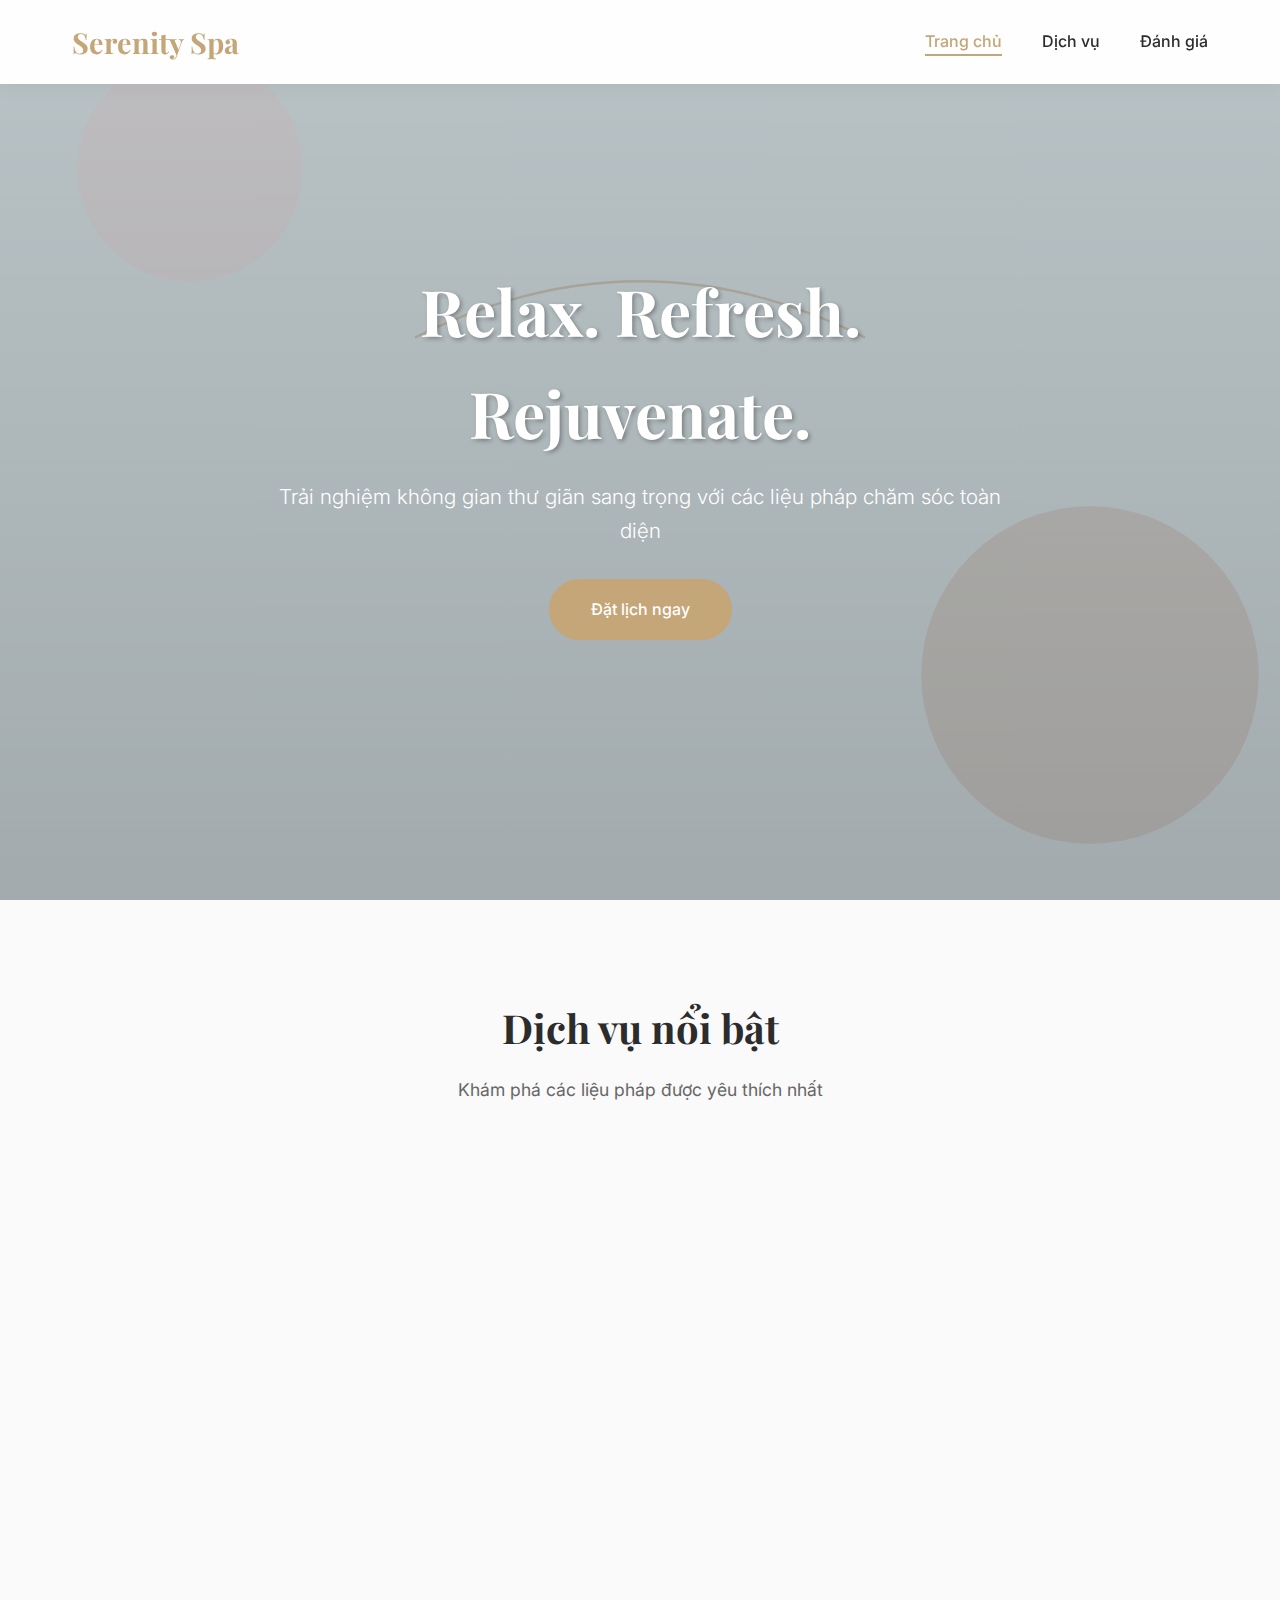
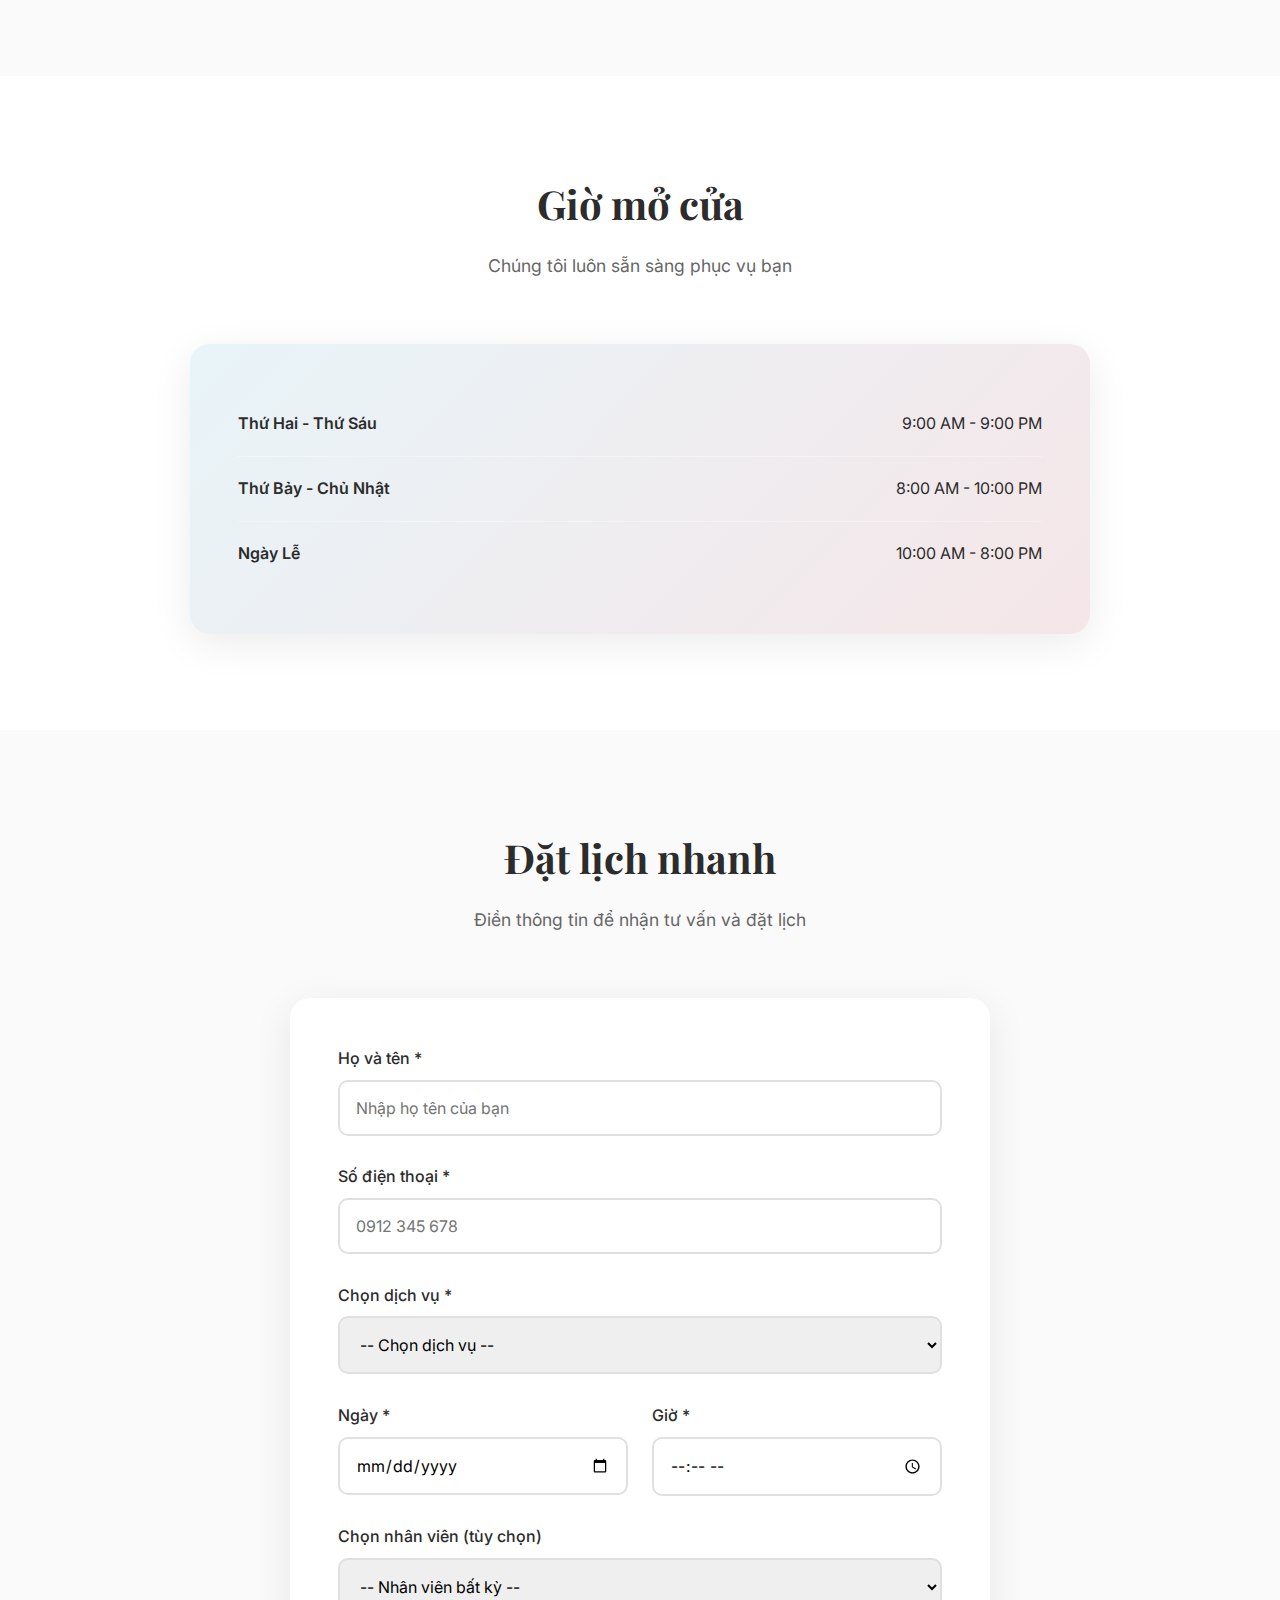
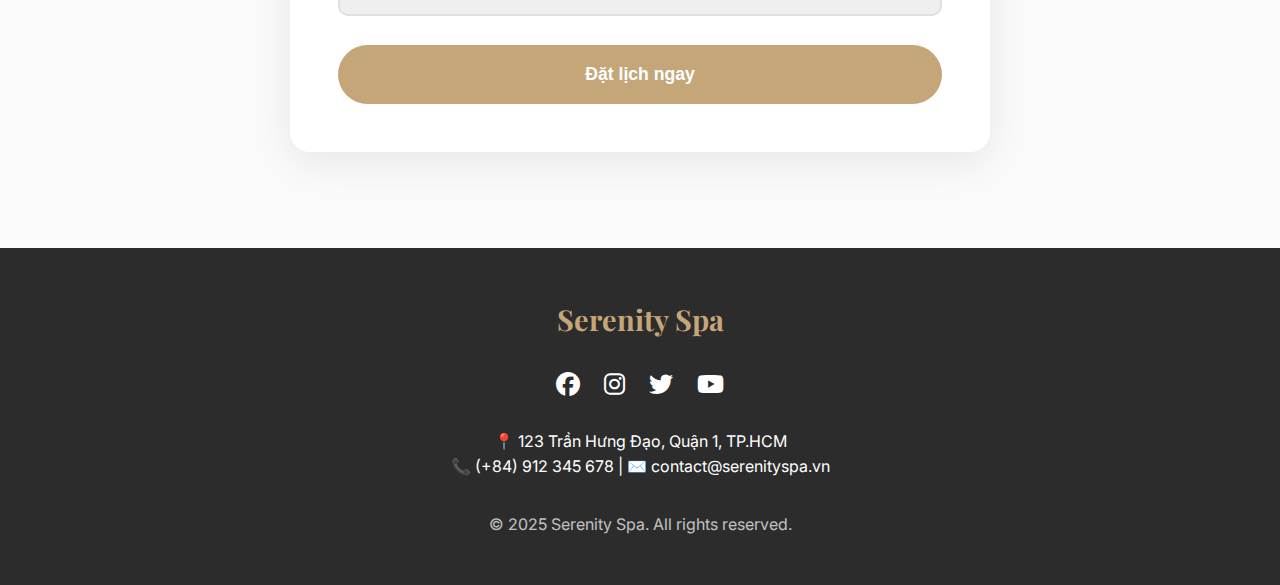
<file: index.html>
<!DOCTYPE html>
<html lang="vi">
<head>
    <meta charset="UTF-8">
    <meta name="viewport" content="width=device-width, initial-scale=1.0">
    <title>Serenity Spa - Relax. Refresh. Rejuvenate.</title>
    <link rel="stylesheet" href="https://cdnjs.cloudflare.com/ajax/libs/font-awesome/6.4.0/css/all.min.css">
    <link href="https://fonts.googleapis.com/css2?family=Playfair+Display:wght@400;600;700&family=Inter:wght@300;400;500;600&display=swap" rel="stylesheet">
    <link rel="stylesheet" href="/css/style.css">
</head>
<body>
    <!-- Navigation -->
    <nav>
        <div class="nav-container">
            <div class="logo">Serenity Spa</div>
            <ul class="nav-links">
                <li><a href="index.html" class="active">Trang chủ</a></li>
                <li><a href="services.html">Dịch vụ</a></li>
                <li><a href="reviews.html">Đánh giá</a></li>
            </ul>
        </div>
    </nav>

    <!-- Hero Section -->
    <section class="hero">
        <div class="hero-content">
            <h1>Relax. Refresh. Rejuvenate.</h1>
            <p>Trải nghiệm không gian thư giãn sang trọng với các liệu pháp chăm sóc toàn diện</p>
            <a href="#booking" class="btn">Đặt lịch ngay</a>
        </div>
    </section>

    <!-- Services Section -->
    <section class="services">
        <h2 class="section-title">Dịch vụ nổi bật</h2>
        <p class="section-subtitle">Khám phá các liệu pháp được yêu thích nhất</p>
        <div class="services-grid">
            <div class="service-card">
                <div class="service-icon">
                    <i class="fas fa-spa"></i>
                </div>
                <h3>Massage Body</h3>
                <p>Thư giãn toàn thân với kỹ thuật massage chuyên sâu, giúp giảm căng thẳng và tái tạo năng lượng cho cơ thể.</p>
                <a href="services.html" class="btn-secondary">Xem chi tiết</a>
            </div>
            <div class="service-card">
                <div class="service-icon">
                    <i class="fas fa-leaf"></i>
                </div>
                <h3>Facial Treatment</h3>
                <p>Chăm sóc da mặt chuyên nghiệp với các sản phẩm thiên nhiên cao cấp, mang lại làn da tươi trẻ rạng ngời.</p>
                <a href="services.html" class="btn-secondary">Xem chi tiết</a>
            </div>
            <div class="service-card">
                <div class="service-icon">
                    <i class="fas fa-fire"></i>
                </div>
                <h3>Stone Therapy</h3>
                <p>Liệu pháp đá nóng kết hợp tinh dầu thảo mộc, kích thích tuần hoàn máu và xóa tan mọi căng thẳng.</p>
                <a href="services.html" class="btn-secondary">Xem chi tiết</a>
            </div>
        </div>
    </section>

    <!-- Hours Section -->
    <section class="hours">
        <h2 class="section-title">Giờ mở cửa</h2>
        <p class="section-subtitle">Chúng tôi luôn sẵn sàng phục vụ bạn</p>
        <div class="hours-container">
            <div class="hours-grid">
                <div class="hours-row">
                    <span>Thứ Hai - Thứ Sáu</span>
                    <span>9:00 AM - 9:00 PM</span>
                </div>
                <div class="hours-row">
                    <span>Thứ Bảy - Chủ Nhật</span>
                    <span>8:00 AM - 10:00 PM</span>
                </div>
                <div class="hours-row">
                    <span>Ngày Lễ</span>
                    <span>10:00 AM - 8:00 PM</span>
                </div>
            </div>
        </div>
    </section>

    <!-- Booking Section -->
    <section class="booking" id="booking">
        <h2 class="section-title">Đặt lịch nhanh</h2>
        <p class="section-subtitle">Điền thông tin để nhận tư vấn và đặt lịch</p>
        <div class="booking-container">
            <form id="bookingForm">
                <div class="form-group">
                    <label for="name">Họ và tên *</label>
                    <input type="text" id="name" required placeholder="Nhập họ tên của bạn">
                </div>
                <div class="form-group">
                    <label for="phone">Số điện thoại *</label>
                    <input type="tel" id="phone" required placeholder="0912 345 678">
                </div>
                <div class="form-group">
                    <label for="service">Chọn dịch vụ *</label>
                    <select id="service" required>
                        <option value="">-- Chọn dịch vụ --</option>
                        <option value="massage">Massage Body</option>
                        <option value="facial">Facial Treatment</option>
                        <option value="stone">Stone Therapy</option>
                        <option value="combo">Combo đặc biệt</option>
                    </select>
                </div>
                <div class="form-row">
                    <div class="form-group">
                        <label for="date">Ngày *</label>
                        <input type="date" id="date" required>
                    </div>
                    <div class="form-group">
                        <label for="time">Giờ *</label>
                        <input type="time" id="time" required>
                    </div>
                </div>
                <div class="form-group">
                    <label for="staff">Chọn nhân viên (tùy chọn)</label>
                    <select id="staff">
                        <option value="">-- Nhân viên bất kỳ --</option>
                        <option value="anna">Anna Nguyễn</option>
                        <option value="linh">Linh Phạm</option>
                        <option value="mai">Mai Trần</option>
                        <option value="hoa">Hoa Lê</option>
                    </select>
                </div>
                <button type="submit" class="btn-submit">Đặt lịch ngay</button>
                <div class="success-message" id="successMessage">
                    ✓ Đặt lịch thành công! Chúng tôi sẽ liên hệ với bạn sớm nhất.
                </div>
            </form>
        </div>
    </section>

    <!-- Footer -->
    <footer>
        <div class="footer-content">
            <div class="logo">Serenity Spa</div>
            <div class="social-links">
                <a href="#"><i class="fab fa-facebook"></i></a>
                <a href="#"><i class="fab fa-instagram"></i></a>
                <a href="#"><i class="fab fa-twitter"></i></a>
                <a href="#"><i class="fab fa-youtube"></i></a>
            </div>
            <p>📍 123 Trần Hưng Đạo, Quận 1, TP.HCM</p>
            <p>📞 (+84) 912 345 678 | ✉️ contact@serenityspa.vn</p>
            <p style="margin-top: 2rem; opacity: 0.7;">© 2025 Serenity Spa. All rights reserved.</p>
        </div>
    </footer>

   
</body>
</html>
</file>
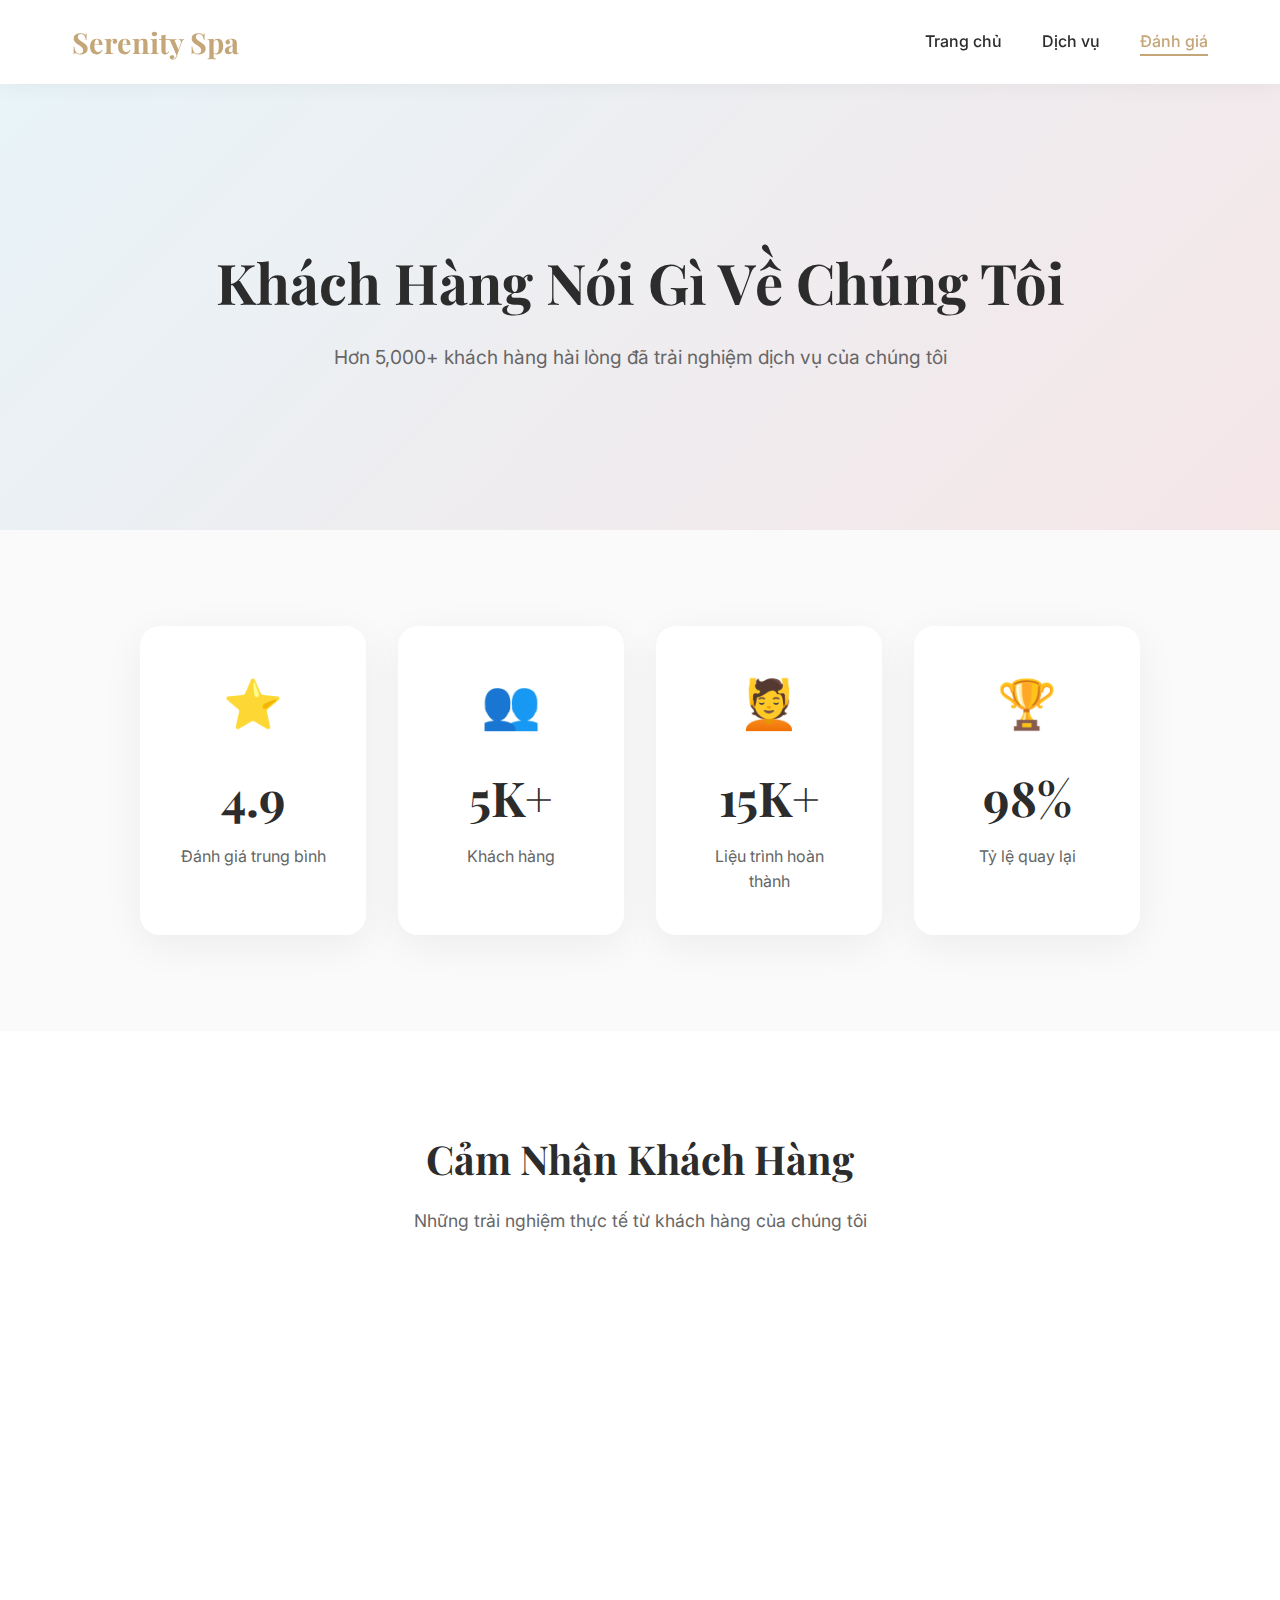
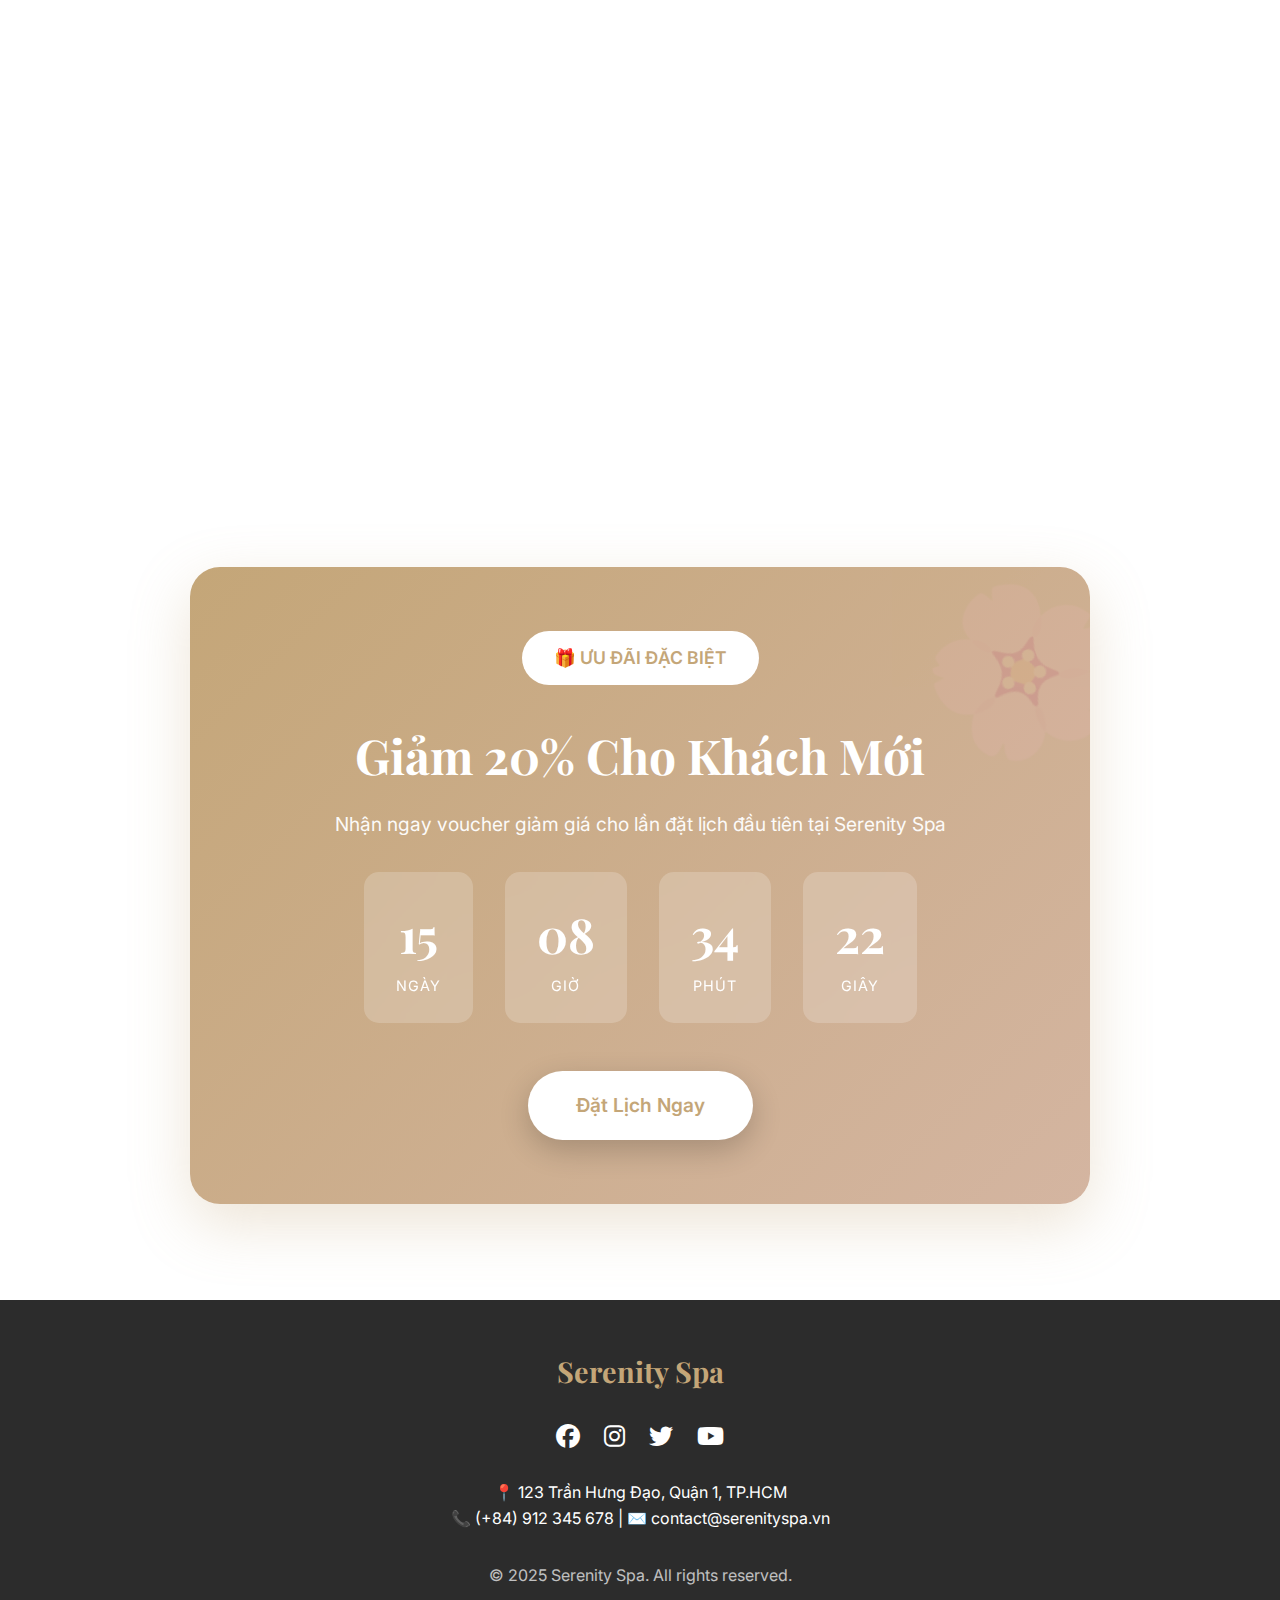
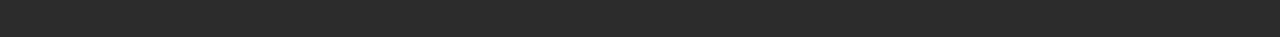
<file: reviews.html>
<!DOCTYPE html>
<html lang="vi">
<head>
    <meta charset="UTF-8">
    <meta name="viewport" content="width=device-width, initial-scale=1.0">
    <title>Đánh Giá - Serenity Spa</title>
    <link rel="stylesheet" href="https://cdnjs.cloudflare.com/ajax/libs/font-awesome/6.4.0/css/all.min.css">
    <link href="https://fonts.googleapis.com/css2?family=Playfair+Display:wght@400;600;700&family=Inter:wght@300;400;500;600&display=swap" rel="stylesheet">
    <link rel="stylesheet" href="/css/style.css">
    <link rel="stylesheet" href="/css/reviews.css">
</head>
<body>
    <!-- Navigation -->
    <nav>
        <div class="nav-container">
            <div class="logo">Serenity Spa</div>
            <ul class="nav-links">
                <li><a href="index.html">Trang chủ</a></li>
                <li><a href="services.html">Dịch vụ</a></li>
                <li><a href="reviews.html" class="active">Đánh giá</a></li>
            </ul>
        </div>
    </nav>

    <!-- Hero Section -->
    <section class="reviews-hero">
        <div class="reviews-hero-content">
            <h1>Khách Hàng Nói Gì Về Chúng Tôi</h1>
            <p>Hơn 5,000+ khách hàng hài lòng đã trải nghiệm dịch vụ của chúng tôi</p>
        </div>
    </section>

    <!-- Statistics Section -->
    <section class="statistics">
        <div class="stats-grid">
            <div class="stat-card">
                <div class="stat-icon">⭐</div>
                <div class="stat-number">4.9</div>
                <div class="stat-label">Đánh giá trung bình</div>
            </div>
            <div class="stat-card">
                <div class="stat-icon">👥</div>
                <div class="stat-number">5K+</div>
                <div class="stat-label">Khách hàng</div>
            </div>
            <div class="stat-card">
                <div class="stat-icon">💆</div>
                <div class="stat-number">15K+</div>
                <div class="stat-label">Liệu trình hoàn thành</div>
            </div>
            <div class="stat-card">
                <div class="stat-icon">🏆</div>
                <div class="stat-number">98%</div>
                <div class="stat-label">Tỷ lệ quay lại</div>
            </div>
        </div>
    </section>

    <!-- Testimonials Section -->
    <section class="testimonials">
        <h2 class="section-title">Cảm Nhận Khách Hàng</h2>
        <p class="section-subtitle">Những trải nghiệm thực tế từ khách hàng của chúng tôi</p>
        <div class="testimonials-grid">
            <div class="testimonial-card">
                <i class="fas fa-quote-right quote-icon"></i>
                <div class="testimonial-header">
                    <div class="testimonial-avatar">LH</div>
                    <div class="testimonial-info">
                        <h4>Linh Hoàng</h4>
                        <div class="testimonial-rating">
                            <i class="fas fa-star"></i>
                            <i class="fas fa-star"></i>
                            <i class="fas fa-star"></i>
                            <i class="fas fa-star"></i>
                            <i class="fas fa-star"></i>
                        </div>
                    </div>
                </div>
                <p class="testimonial-text">
                    "Không gian spa rất yên tĩnh và sang trọng. Dịch vụ massage body tuyệt vời, sau 90 phút tôi cảm thấy như được tái sinh. Nhân viên nhiệt tình và chuyên nghiệp. Chắc chắn sẽ quay lại!"
                </p>
            </div>

            <div class="testimonial-card">
                <i class="fas fa-quote-right quote-icon"></i>
                <div class="testimonial-header">
                    <div class="testimonial-avatar">MT</div>
                    <div class="testimonial-info">
                        <h4>Mai Trần</h4>
                        <div class="testimonial-rating">
                            <i class="fas fa-star"></i>
                            <i class="fas fa-star"></i>
                            <i class="fas fa-star"></i>
                            <i class="fas fa-star"></i>
                            <i class="fas fa-star"></i>
                        </div>
                    </div>
                </div>
                <p class="testimonial-text">
                    "Liệu pháp facial ở đây làm da mặt tôi sáng mịn hẳn lên. Sản phẩm dùng toàn thiên nhiên nên rất an tâm. Giá cả hợp lý, chất lượng vượt mong đợi. Recommend cho chị em!"
                </p>
            </div>

            <div class="testimonial-card">
                <i class="fas fa-quote-right quote-icon"></i>
                <div class="testimonial-header">
                    <div class="testimonial-avatar">AN</div>
                    <div class="testimonial-info">
                        <h4>Anh Nguyễn</h4>
                        <div class="testimonial-rating">
                            <i class="fas fa-star"></i>
                            <i class="fas fa-star"></i>
                            <i class="fas fa-star"></i>
                            <i class="fas fa-star"></i>
                            <i class="fas fa-star"></i>
                        </div>
                    </div>
                </div>
                <p class="testimonial-text">
                    "Lần đầu đi spa cùng vợ và cực kỳ hài lòng. Stone therapy giúp tôi giải tỏa stress công việc hiệu quả. Không gian riêng tư, thơm phức nhẹ nhàng. Trải nghiệm đáng nhớ!"
                </p>
            </div>

            <div class="testimonial-card">
                <i class="fas fa-quote-right quote-icon"></i>
                <div class="testimonial-header">
                    <div class="testimonial-avatar">HP</div>
                    <div class="testimonial-info">
                        <h4>Hương Phạm</h4>
                        <div class="testimonial-rating">
                            <i class="fas fa-star"></i>
                            <i class="fas fa-star"></i>
                            <i class="fas fa-star"></i>
                            <i class="fas fa-star"></i>
                            <i class="fas fa-star"></i>
                        </div>
                    </div>
                </div>
                <p class="testimonial-text">
                    "Mình là khách ruột của Serenity Spa 2 năm rồi. Dịch vụ luôn đều tay, không gian được cải tiến liên tục. Đội ngũ staff nhớ preferences của từng khách, rất chu đáo!"
                </p>
            </div>

            <div class="testimonial-card">
                <i class="fas fa-quote-right quote-icon"></i>
                <div class="testimonial-header">
                    <div class="testimonial-avatar">TL</div>
                    <div class="testimonial-info">
                        <h4>Thảo Lê</h4>
                        <div class="testimonial-rating">
                            <i class="fas fa-star"></i>
                            <i class="fas fa-star"></i>
                            <i class="fas fa-star"></i>
                            <i class="fas fa-star"></i>
                            <i class="fas fa-star"></i>
                        </div>
                    </div>
                </div>
                <p class="testimonial-text">
                    "Combo massage + facial 3 tiếng quá tuyệt vời! Mình đã ngủ thiếp đi vì quá thư giãn. Giá khuyến mãi cho lần đầu rất hợp lý. Đã giới thiệu cho nhiều bạn bè!"
                </p>
            </div>

            <div class="testimonial-card">
                <i class="fas fa-quote-right quote-icon"></i>
                <div class="testimonial-header">
                    <div class="testimonial-avatar">KV</div>
                    <div class="testimonial-info">
                        <h4>Khánh Võ</h4>
                        <div class="testimonial-rating">
                            <i class="fas fa-star"></i>
                            <i class="fas fa-star"></i>
                            <i class="fas fa-star"></i>
                            <i class="fas fa-star"></i>
                            <i class="fas fa-star"></i>
                        </div>
                    </div>
                </div>
                <p class="testimonial-text">
                    "Dịch vụ chăm sóc sau sinh ở đây rất tốt. Các bác sĩ và therapist tư vấn tận tình, giúp mình phục hồi nhanh chóng. Cảm ơn Serenity Spa đã đồng hành cùng mình!"
                </p>
            </div>
        </div>
    </section>

    <!-- Before After Section -->
    <!-- Promotion Section -->
    <section class="promotion">
        <div class="promotion-container">
            <div class="promotion-badge">🎁 ƯU ĐÃI ĐẶC BIỆT</div>
            <h2>Giảm 20% Cho Khách Mới</h2>
            <p>Nhận ngay voucher giảm giá cho lần đặt lịch đầu tiên tại Serenity Spa</p>
            
            <div class="countdown" id="countdown">
                <div class="countdown-item">
                    <span class="countdown-value" id="days">15</span>
                    <span class="countdown-label">Ngày</span>
                </div>
                <div class="countdown-item">
                    <span class="countdown-value" id="hours">08</span>
                    <span class="countdown-label">Giờ</span>
                </div>
                <div class="countdown-item">
                    <span class="countdown-value" id="minutes">34</span>
                    <span class="countdown-label">Phút</span>
                </div>
                <div class="countdown-item">
                    <span class="countdown-value" id="seconds">22</span>
                    <span class="countdown-label">Giây</span>
                </div>
            </div>

            <a href="index.html#booking" class="promotion-btn">Đặt Lịch Ngay</a>
        </div>
    </section>

    <!-- Footer -->
    <footer>
        <div class="footer-content">
            <div class="logo">Serenity Spa</div>
            <div class="social-links">
                <a href="#"><i class="fab fa-facebook"></i></a>
                <a href="#"><i class="fab fa-instagram"></i></a>
                <a href="#"><i class="fab fa-twitter"></i></a>
                <a href="#"><i class="fab fa-youtube"></i></a>
            </div>
            <p>📍 123 Trần Hưng Đạo, Quận 1, TP.HCM</p>
            <p>📞 (+84) 912 345 678 | ✉️ contact@serenityspa.vn</p>
            <p style="margin-top: 2rem; opacity: 0.7;">© 2025 Serenity Spa. All rights reserved.</p>
        </div>
    </footer>
</body>
</html>
</file>
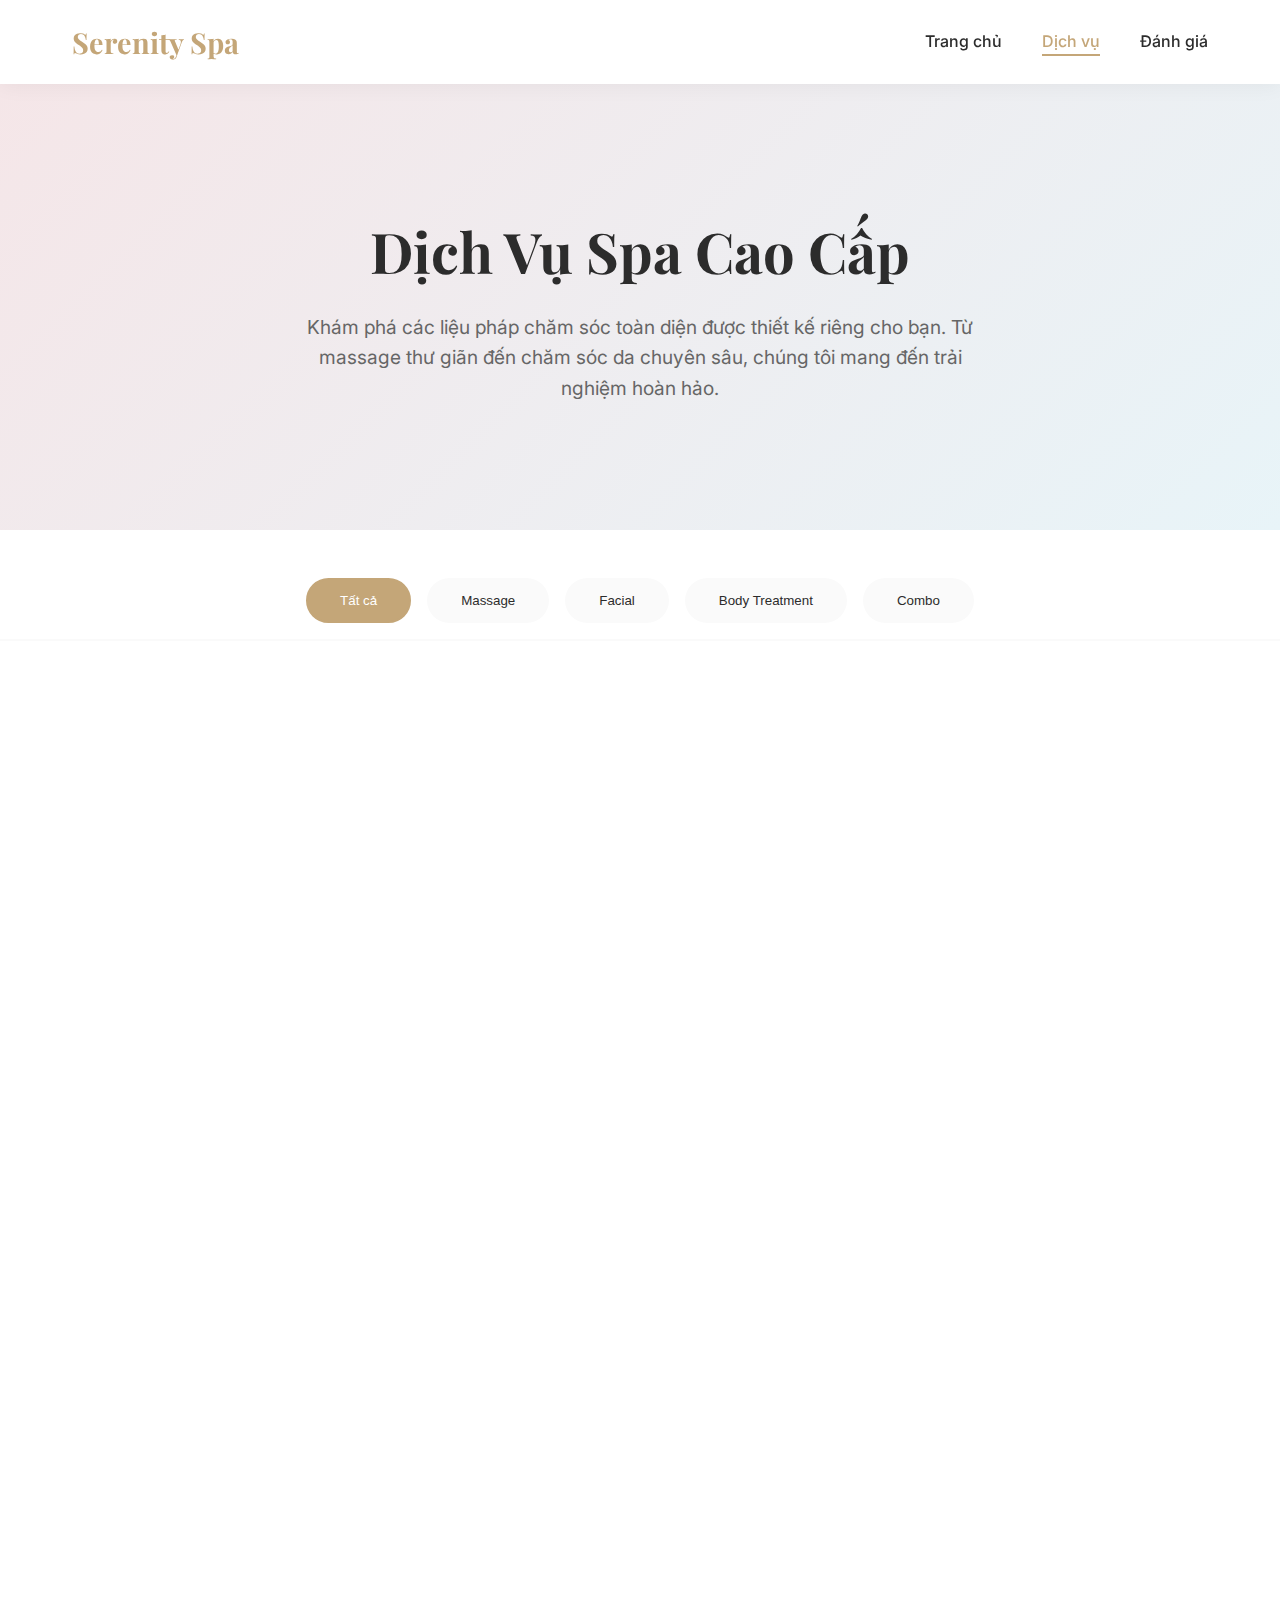
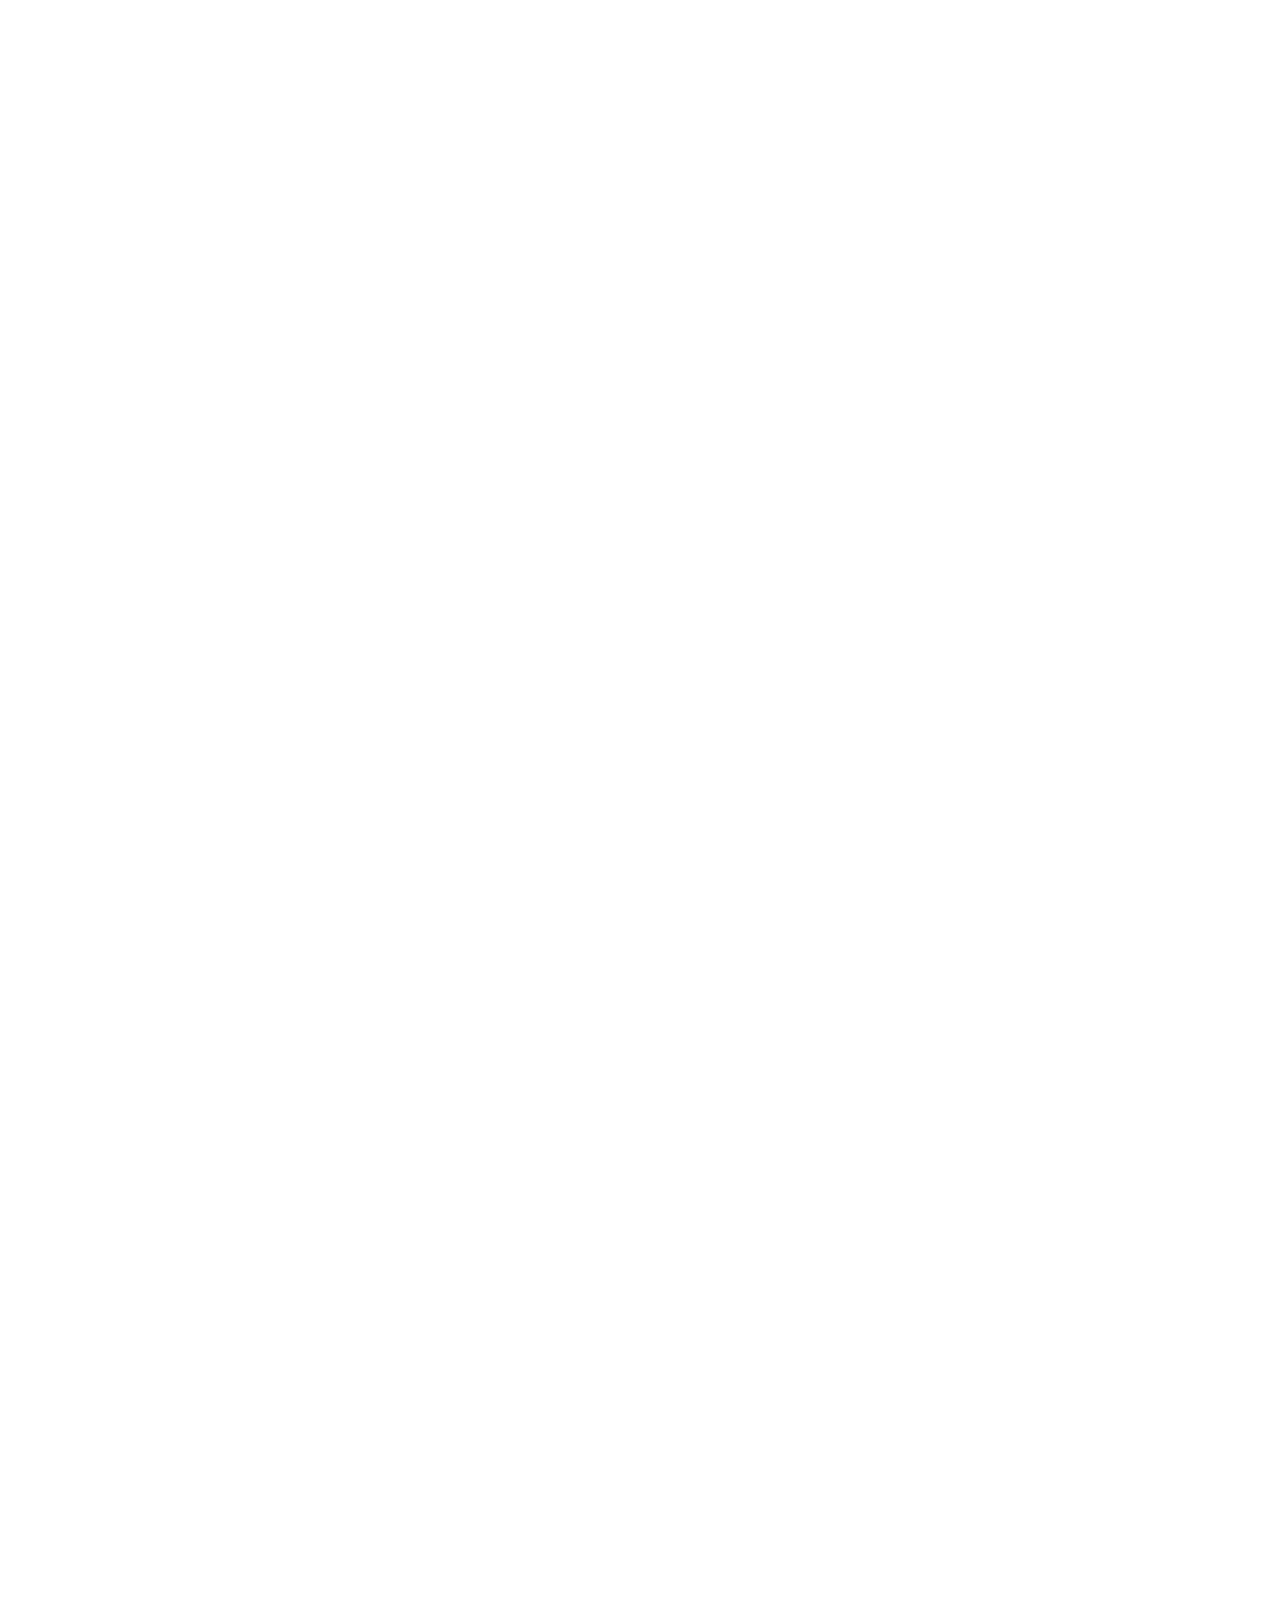
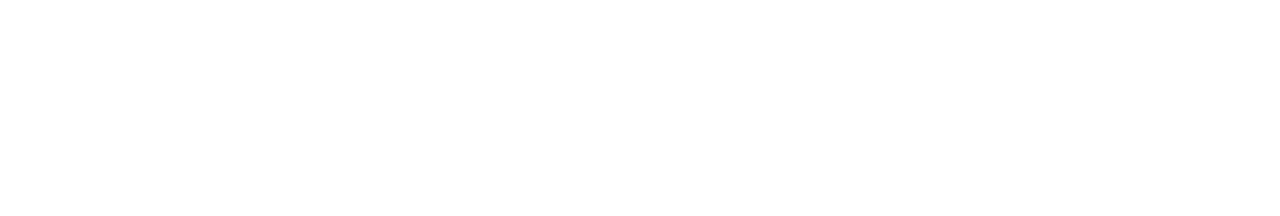
<file: services.html>
<!DOCTYPE html>
<html lang="vi">
<head>
    <meta charset="UTF-8">
    <meta name="viewport" content="width=device-width, initial-scale=1.0">
    <title>Dịch Vụ - Serenity Spa</title>
    <link rel="stylesheet" href="https://cdnjs.cloudflare.com/ajax/libs/font-awesome/6.4.0/css/all.min.css">
    <link href="https://fonts.googleapis.com/css2?family=Playfair+Display:wght@400;600;700&family=Inter:wght@300;400;500;600&display=swap" rel="stylesheet">
    <link rel="stylesheet" href="css/style.css">
    <link rel="stylesheet" href="css/services.css">
</head>
<body>
    <!-- Navigation -->
    <nav>
        <div class="nav-container">
            <div class="logo">Serenity Spa</div>
            <ul class="nav-links">
                <li><a href="index.html">Trang chủ</a></li>
                <li><a href="services.html" class="active">Dịch vụ</a></li>
                <li><a href="reviews.html">Đánh giá</a></li>
            </ul>
        </div>
    </nav>

    <!-- Hero Section -->
    <section class="services-hero">
        <div class="services-hero-content">
            <h1>Dịch Vụ Spa Cao Cấp</h1>
            <p>Khám phá các liệu pháp chăm sóc toàn diện được thiết kế riêng cho bạn. Từ massage thư giãn đến chăm sóc da chuyên sâu, chúng tôi mang đến trải nghiệm hoàn hảo.</p>
        </div>
    </section>

    <!-- Category Filter -->
    <section class="category-filter">
        <div class="category-buttons">
            <button class="category-btn active" data-category="all">Tất cả</button>
            <button class="category-btn" data-category="massage">Massage</button>
            <button class="category-btn" data-category="facial">Facial</button>
            <button class="category-btn" data-category="body">Body Treatment</button>
            <button class="category-btn" data-category="combo">Combo</button>
        </div>
    </section>

    <!-- Services List -->
    <section class="services-list">
        <div class="services-container">
            
            <!-- Service 1: Massage Body -->
            <div class="service-item" data-category="massage">
                <div class="service-content-wrapper">
                    <div class="service-image">
                        <i class="fas fa-spa"></i>
                    </div>
                    <div class="service-details">
                        <div class="service-header">
                            <div>
                                <h3 class="service-title">Massage Body Thư Giãn</h3>
                                <p class="service-subtitle">Thư giãn toàn thân, giải tỏa căng thẳng</p>
                            </div>
                            <div class="service-price">
                                <div class="price-tag">450K</div>
                                <div class="price-duration">60 phút</div>
                            </div>
                        </div>
                        
                        <p class="service-description">
                            Liệu pháp massage toàn thân với kỹ thuật Thụy Điển kết hợp tinh dầu thảo mộc thiên nhiên. Giúp thư giãn cơ bắp, cải thiện tuần hoàn máu và mang lại cảm giác nhẹ nhàng, thư thái sau một ngày làm việc căng thẳng.
                        </p>

                        <div class="service-features">
                            <div class="feature-item">
                                <div class="feature-icon">
                                    <i class="fas fa-clock"></i>
                                </div>
                                <div class="feature-text">
                                    <span class="feature-label">Thời gian</span>
                                    <span class="feature-value">60 / 90 phút</span>
                                </div>
                            </div>
                            <div class="feature-item">
                                <div class="feature-icon">
                                    <i class="fas fa-heart"></i>
                                </div>
                                <div class="feature-text">
                                    <span class="feature-label">Mức thư giãn</span>
                                    <div class="relaxation-level">
                                        <i class="fas fa-star"></i>
                                        <i class="fas fa-star"></i>
                                        <i class="fas fa-star"></i>
                                        <i class="fas fa-star"></i>
                                        <i class="fas fa-star"></i>
                                    </div>
                                </div>
                            </div>
                        </div>

                        <div class="service-actions">
                            <button class="btn-book-service" onclick="openModal('massage-body')">Chọn dịch vụ</button>
                            <button class="btn-details" onclick="openModal('massage-body')">Xem chi tiết</button>
                        </div>
                    </div>
                </div>
            </div>

            <!-- Service 2: Facial Treatment -->
            <div class="service-item" data-category="facial">
                <div class="service-content-wrapper">
                    <div class="service-image">
                        <i class="fas fa-leaf"></i>
                    </div>
                    <div class="service-details">
                        <div class="service-header">
                            <div>
                                <h3 class="service-title">Facial Treatment Premium</h3>
                                <p class="service-subtitle">Chăm sóc da mặt chuyên sâu</p>
                            </div>
                            <div class="service-price">
                                <div class="price-tag">550K</div>
                                <div class="price-duration">75 phút</div>
                            </div>
                        </div>
                        
                        <p class="service-description">
                            Liệu trình chăm sóc da mặt cao cấp với công nghệ hiện đại kết hợp dưỡng chất thiên nhiên. Làm sạch sâu, massage kích thích tuần hoàn, đắp mặt nạ dưỡng ẩm giúp da trắng sáng, mịn màng và tràn đầy sức sống.
                        </p>

                        <div class="service-features">
                            <div class="feature-item">
                                <div class="feature-icon">
                                    <i class="fas fa-clock"></i>
                                </div>
                                <div class="feature-text">
                                    <span class="feature-label">Thời gian</span>
                                    <span class="feature-value">75 / 90 phút</span>
                                </div>
                            </div>
                            <div class="feature-item">
                                <div class="feature-icon">
                                    <i class="fas fa-heart"></i>
                                </div>
                                <div class="feature-text">
                                    <span class="feature-label">Mức thư giãn</span>
                                    <div class="relaxation-level">
                                        <i class="fas fa-star"></i>
                                        <i class="fas fa-star"></i>
                                        <i class="fas fa-star"></i>
                                        <i class="fas fa-star"></i>
                                        <i class="fas fa-star"></i>
                                    </div>
                                </div>
                            </div>
                        </div>

                        <div class="service-actions">
                            <button class="btn-book-service" onclick="openModal('facial-treatment')">Chọn dịch vụ</button>
                            <button class="btn-details" onclick="openModal('facial-treatment')">Xem chi tiết</button>
                        </div>
                    </div>
                </div>
            </div>

            <!-- Service 3: Stone Therapy -->
            <div class="service-item" data-category="massage">
                <div class="service-content-wrapper">
                    <div class="service-image">
                        <i class="fas fa-fire"></i>
                    </div>
                    <div class="service-details">
                        <div class="service-header">
                            <div>
                                <h3 class="service-title">Stone Therapy - Đá Nóng</h3>
                                <p class="service-subtitle">Liệu pháp đá nóng cổ truyền</p>
                            </div>
                            <div class="service-price">
                                <div class="price-tag">650K</div>
                                <div class="price-duration">90 phút</div>
                            </div>
                        </div>
                        
                        <p class="service-description">
                            Liệu pháp trị liệu bằng đá nóng basalt kết hợp massage chuyên sâu và tinh dầu thảo mộc. Nhiệt độ ấm áp từ đá nóng giúp giãn cơ, thúc đẩy tuần hoàn máu, xóa tan mọi căng thẳng và mệt mỏi.
                        </p>

                        <div class="service-features">
                            <div class="feature-item">
                                <div class="feature-icon">
                                    <i class="fas fa-clock"></i>
                                </div>
                                <div class="feature-text">
                                    <span class="feature-label">Thời gian</span>
                                    <span class="feature-value">90 phút</span>
                                </div>
                            </div>
                            <div class="feature-item">
                                <div class="feature-icon">
                                    <i class="fas fa-heart"></i>
                                </div>
                                <div class="feature-text">
                                    <span class="feature-label">Mức thư giãn</span>
                                    <div class="relaxation-level">
                                        <i class="fas fa-star"></i>
                                        <i class="fas fa-star"></i>
                                        <i class="fas fa-star"></i>
                                        <i class="fas fa-star"></i>
                                        <i class="fas fa-star"></i>
                                    </div>
                                </div>
                            </div>
                        </div>

                        <div class="service-actions">
                            <button class="btn-book-service" onclick="openModal('stone-therapy')">Chọn dịch vụ</button>
                            <button class="btn-details" onclick="openModal('stone-therapy')">Xem chi tiết</button>
                        </div>
                    </div>
                </div>
            </div>

            <!-- Service 4: Body Scrub -->
            <div class="service-item" data-category="body">
                <div class="service-content-wrapper">
                    <div class="service-image">
                        <i class="fas fa-seedling"></i>
                    </div>
                    <div class="service-details">
                        <div class="service-header">
                            <div>
                                <h3 class="service-title">Body Scrub & Wrap</h3>
                                <p class="service-subtitle">Tẩy tế bào chết toàn thân</p>
                            </div>
                            <div class="service-price">
                                <div class="price-tag">500K</div>
                                <div class="price-duration">60 phút</div>
                            </div>
                        </div>
                        
                        <p class="service-description">
                            Tẩy da chết toàn thân bằng muối biển thiên nhiên kết hợp tinh dầu, loại bỏ tế bào chết, làm sạch lỗ chân lông. Sau đó dưỡng ẩm với bùn khoáng giúp da mềm mại, trắng sáng tự nhiên.
                        </p>

                        <div class="service-features">
                            <div class="feature-item">
                                <div class="feature-icon">
                                    <i class="fas fa-clock"></i>
                                </div>
                                <div class="feature-text">
                                    <span class="feature-label">Thời gian</span>
                                    <span class="feature-value">60 phút</span>
                                </div>
                            </div>
                            <div class="feature-item">
                                <div class="feature-icon">
                                    <i class="fas fa-heart"></i>
                                </div>
                                <div class="feature-text">
                                    <span class="feature-label">Mức thư giãn</span>
                                    <div class="relaxation-level">
                                        <i class="fas fa-star"></i>
                                        <i class="fas fa-star"></i>
                                        <i class="fas fa-star"></i>
                                        <i class="fas fa-star"></i>
                                    </div>
                                </div>
                            </div>
                        </div>

                        <div class="service-actions">
                            <button class="btn-book-service" onclick="openModal('body-scrub')">Chọn dịch vụ</button>
                            <button class="btn-details" onclick="openModal('body-scrub')">Xem chi tiết</button>
                        </div>
                    </div>
                </div>
            </div>

            <!-- Service 5: Aromatherapy -->
            <div class="service-item" data-category="massage">
                <div class="service-content-wrapper">
                    <div class="service-image">
                        <i class="fas fa-wind"></i>
                    </div>
                    <div class="service-details">
                        <div class="service-header">
                            <div>
                                <h3 class="service-title">Aromatherapy Massage</h3>
                                <p class="service-subtitle">Massage thư giãn với tinh dầu</p>
                            </div>
                            <div class="service-price">
                                <div class="price-tag">520K</div>
                                <div class="price-duration">75 phút</div>
                            </div>
                        </div>
                        
                        <p class="service-description">
                            Liệu pháp hương thơm kết hợp massage nhẹ nhàng với tinh dầu thiên nhiên cao cấp. Giúp cân bằng cảm xúc, giảm stress, cải thiện giấc ngủ và mang lại trạng thái thư thái tuyệt đối.
                        </p>

                        <div class="service-features">
                            <div class="feature-item">
                                <div class="feature-icon">
                                    <i class="fas fa-clock"></i>
                                </div>
                                <div class="feature-text">
                                    <span class="feature-label">Thời gian</span>
                                    <span class="feature-value">75 phút</span>
                                </div>
                            </div>
                            <div class="feature-item">
                                <div class="feature-icon">
                                    <i class="fas fa-heart"></i>
                                </div>
                                <div class="feature-text">
                                    <span class="feature-label">Mức thư giãn</span>
                                    <div class="relaxation-level">
                                        <i class="fas fa-star"></i>
                                        <i class="fas fa-star"></i>
                                        <i class="fas fa-star"></i>
                                        <i class="fas fa-star"></i>
                                        <i class="fas fa-star"></i>
                                    </div>
                                </div>
                            </div>
                        </div>

                        <div class="service-actions">
                            <button class="btn-book-service" onclick="openModal('aromatherapy')">Chọn dịch vụ</button>
                            <button class="btn-details" onclick="openModal('aromatherapy')">Xem chi tiết</button>
                        </div>
                    </div>
                </div>
            </div>

            <!-- Service 6: Combo Special -->
            <div class="service-item" data-category="combo">
                <div class="service-content-wrapper">
                    <div class="service-image">
                        <i class="fas fa-gem"></i>
                    </div>
                    <div class="service-details">
                        <div class="service-header">
                            <div>
                                <h3 class="service-title">Combo VIP - Relax & Rejuvenate</h3>
                                <p class="service-subtitle">Gói trọn gói cao cấp nhất</p>
                            </div>
                            <div class="service-price">
                                <div class="price-tag">1.200K</div>
                                <div class="price-duration">180 phút</div>
                            </div>
                        </div>
                        
                        <p class="service-description">
                            Gói dịch vụ trọn gói bao gồm: Body Scrub + Stone Therapy + Facial Treatment + Foot Massage. Trải nghiệm spa hoàn hảo 3 tiếng với đội ngũ chuyên viên hàng đầu, giúp bạn tái tạo năng lượng toàn diện.
                        </p>

                        <div class="service-features">
                            <div class="feature-item">
                                <div class="feature-icon">
                                    <i class="fas fa-clock"></i>
                                </div>
                                <div class="feature-text">
</file>
<file: css/style.css>
/* ==================== Global Styles ==================== */
* {
    margin: 0;
    padding: 0;
    box-sizing: border-box;
}

:root {
    --primary-color: #c4a678;
    --secondary-color: #d4b5a1;
    --accent-pink: #f5e6e8;
    --accent-blue: #e8f4f8;
    --text-dark: #2c2c2c;
    --text-light: #666;
    --white: #ffffff;
    --bg-light: #fafafa;
}

body {
    font-family: 'Inter', sans-serif;
    color: var(--text-dark);
    line-height: 1.6;
    overflow-x: hidden;
}

h1, h2, h3 {
    font-family: 'Playfair Display', serif;
}

/* ==================== Navigation ==================== */
nav {
    position: fixed;
    top: 0;
    width: 100%;
    background: rgba(255, 255, 255, 0.98);
    backdrop-filter: blur(10px);
    z-index: 1000;
    box-shadow: 0 2px 20px rgba(0,0,0,0.05);
}

.nav-container {
    max-width: 1200px;
    margin: 0 auto;
    display: flex;
    justify-content: space-between;
    align-items: center;
    padding: 1.2rem 2rem;
}

.logo {
    font-size: 1.8rem;
    font-family: 'Playfair Display', serif;
    color: var(--primary-color);
    font-weight: 700;
}

.nav-links {
    display: flex;
    gap: 2.5rem;
    list-style: none;
}

.nav-links a {
    text-decoration: none;
    color: var(--text-dark);
    font-weight: 500;
    transition: color 0.3s;
    position: relative;
}

.nav-links a::after {
    content: '';
    position: absolute;
    bottom: -5px;
    left: 0;
    width: 0;
    height: 2px;
    background: var(--primary-color);
    transition: width 0.3s;
}

.nav-links a:hover::after,
.nav-links a.active::after {
    width: 100%;
}

.nav-links a:hover,
.nav-links a.active {
    color: var(--primary-color);
}

/* ==================== Hero Section ==================== */
.hero {
    height: 100vh;
    background: linear-gradient(rgba(0,0,0,0.2), rgba(0,0,0,0.3)), 
                url('data:image/svg+xml,<svg xmlns="http://www.w3.org/2000/svg" viewBox="0 0 1200 800"><rect fill="%23e8f4f8" width="1200" height="800"/><circle cx="200" cy="150" r="100" fill="%23f5e6e8" opacity="0.5"/><circle cx="1000" cy="600" r="150" fill="%23d4b5a1" opacity="0.3"/><path d="M400,300 Q600,200 800,300" stroke="%23c4a678" fill="none" stroke-width="2" opacity="0.4"/></svg>');
    background-size: cover;
    background-position: center;
    display: flex;
    align-items: center;
    justify-content: center;
    text-align: center;
    position: relative;
}

.hero-content {
    color: var(--white);
    max-width: 800px;
    padding: 2rem;
    animation: fadeInUp 1s ease-out;
}

.hero h1 {
    font-size: 4rem;
    margin-bottom: 1rem;
    text-shadow: 2px 2px 4px rgba(0,0,0,0.3);
}

.hero p {
    font-size: 1.3rem;
    margin-bottom: 2rem;
    font-weight: 300;
}

/* ==================== Buttons ==================== */
.btn {
    display: inline-block;
    padding: 1rem 2.5rem;
    background: var(--primary-color);
    color: var(--white);
    text-decoration: none;
    border-radius: 50px;
    font-weight: 500;
    transition: all 0.3s;
    border: 2px solid var(--primary-color);
}

.btn:hover {
    background: transparent;
    color: var(--white);
    transform: translateY(-3px);
    box-shadow: 0 10px 30px rgba(196, 166, 120, 0.4);
}

.btn-secondary {
    background: transparent;
    border: 2px solid var(--primary-color);
    color: var(--primary-color);
    padding: 0.8rem 2rem;
    border-radius: 50px;
    text-decoration: none;
    display: inline-block;
    transition: all 0.3s;
    font-weight: 500;
}

.btn-secondary:hover {
    background: var(--primary-color);
    color: var(--white);
}

.btn-submit {
    width: 100%;
    padding: 1.2rem;
    background: var(--primary-color);
    color: var(--white);
    border: none;
    border-radius: 50px;
    font-size: 1.1rem;
    font-weight: 600;
    cursor: pointer;
    transition: all 0.3s;
}

.btn-submit:hover {
    background: var(--secondary-color);
    transform: translateY(-2px);
    box-shadow: 0 10px 30px rgba(196, 166, 120, 0.3);
}

/* ==================== Services Section ==================== */
.services {
    padding: 6rem 2rem;
    background: var(--bg-light);
}

.section-title {
    text-align: center;
    font-size: 2.5rem;
    margin-bottom: 1rem;
    color: var(--text-dark);
}

.section-subtitle {
    text-align: center;
    color: var(--text-light);
    margin-bottom: 4rem;
    font-size: 1.1rem;
}

.services-grid {
    max-width: 1200px;
    margin: 0 auto;
    display: grid;
    grid-template-columns: repeat(auto-fit, minmax(320px, 1fr));
    gap: 2.5rem;
}

.service-card {
    background: var(--white);
    border-radius: 20px;
    padding: 2.5rem;
    text-align: center;
    box-shadow: 0 10px 40px rgba(0,0,0,0.06);
    transition: all 0.4s;
    opacity: 0;
    animation: fadeIn 0.6s ease-out forwards;
}

.service-card:nth-child(1) { animation-delay: 0.1s; }
.service-card:nth-child(2) { animation-delay: 0.2s; }
.service-card:nth-child(3) { animation-delay: 0.3s; }

.service-card:hover {
    transform: translateY(-10px);
    box-shadow: 0 15px 50px rgba(0,0,0,0.1);
}

.service-icon {
    width: 80px;
    height: 80px;
    background: var(--accent-pink);
    border-radius: 50%;
    display: flex;
    align-items: center;
    justify-content: center;
    margin: 0 auto 1.5rem;
    font-size: 2rem;
    color: var(--primary-color);
}

.service-card:nth-child(2) .service-icon {
    background: var(--accent-blue);
}

.service-card h3 {
    font-size: 1.8rem;
    margin-bottom: 1rem;
    color: var(--text-dark);
}

.service-card p {
    color: var(--text-light);
    margin-bottom: 1.5rem;
    line-height: 1.8;
}

/* ==================== Hours Section ==================== */
.hours {
    padding: 6rem 2rem;
    background: var(--white);
}

.hours-container {
    max-width: 900px;
    margin: 0 auto;
}

.hours-grid {
    background: linear-gradient(135deg, var(--accent-blue) 0%, var(--accent-pink) 100%);
    border-radius: 20px;
    padding: 3rem;
    box-shadow: 0 10px 40px rgba(0,0,0,0.08);
}

.hours-row {
    display: flex;
    justify-content: space-between;
    padding: 1.2rem 0;
    border-bottom: 1px solid rgba(255,255,255,0.3);
}

.hours-row:last-child {
    border-bottom: none;
}

.hours-row span:first-child {
    font-weight: 600;
    color: var(--text-dark);
}

.hours-row span:last-child {
    color: var(--text-dark);
}

/* ==================== Booking Section ==================== */
.booking {
    padding: 6rem 2rem;
    background: var(--bg-light);
}

.booking-container {
    max-width: 700px;
    margin: 0 auto;
    background: var(--white);
    padding: 3rem;
    border-radius: 20px;
    box-shadow: 0 10px 40px rgba(0,0,0,0.08);
}

.form-group {
    margin-bottom: 1.8rem;
}

.form-group label {
    display: block;
    margin-bottom: 0.5rem;
    font-weight: 500;
    color: var(--text-dark);
}

.form-group input,
.form-group select {
    width: 100%;
    padding: 1rem;
    border: 2px solid #e0e0e0;
    border-radius: 10px;
    font-size: 1rem;
    transition: border 0.3s;
    font-family: 'Inter', sans-serif;
}

.form-group input:focus,
.form-group select:focus {
    outline: none;
    border-color: var(--primary-color);
}

.form-row {
    display: grid;
    grid-template-columns: 1fr 1fr;
    gap: 1.5rem;
}

.success-message {
    display: none;
    padding: 1rem;
    background: #d4edda;
    color: #155724;
    border-radius: 10px;
    margin-top: 1rem;
    text-align: center;
}

/* ==================== Footer ==================== */
footer {
    background: var(--text-dark);
    color: var(--white);
    text-align: center;
    padding: 3rem 2rem;
}

.footer-content {
    max-width: 1200px;
    margin: 0 auto;
}

.social-links {
    display: flex;
    justify-content: center;
    gap: 1.5rem;
    margin: 1.5rem 0;
}

.social-links a {
    color: var(--white);
    font-size: 1.5rem;
    transition: color 0.3s;
}

.social-links a:hover {
    color: var(--primary-color);
}

/* ==================== Animations ==================== */
@keyframes fadeIn {
    from {
        opacity: 0;
        transform: translateY(30px);
    }
    to {
        opacity: 1;
        transform: translateY(0);
    }
}

@keyframes fadeInUp {
    from {
        opacity: 0;
        transform: translateY(50px);
    }
    to {
        opacity: 1;
        transform: translateY(0);
    }
}

/* ==================== Responsive Design ==================== */
@media (max-width: 768px) {
    .nav-links {
        gap: 1rem;
    }

    .hero h1 {
        font-size: 2.5rem;
    }

    .hero p {
        font-size: 1.1rem;
    }

    .services-grid {
        grid-template-columns: 1fr;
    }

    .form-row {
        grid-template-columns: 1fr;
    }

    .hours-grid {
        padding: 2rem;
    }

    .booking-container {
        padding: 2rem;
    }

    .section-title {
        font-size: 2rem;
    }
}
</file>
<file: css/reviews.css>
.reviews-hero {
            height: 50vh;
            background: linear-gradient(135deg, var(--accent-blue) 0%, var(--accent-pink) 100%);
            display: flex;
            align-items: center;
            justify-content: center;
            text-align: center;
            padding: 2rem;
            margin-top: 80px;
        }

        .reviews-hero-content h1 {
            font-size: 3.5rem;
            color: var(--text-dark);
            margin-bottom: 1rem;
        }

        .reviews-hero-content p {
            font-size: 1.2rem;
            color: var(--text-light);
        }

        /* Testimonials Section */
        .testimonials {
            padding: 6rem 2rem;
            background: var(--white);
        }

        .testimonials-grid {
            max-width: 1200px;
            margin: 0 auto;
            display: grid;
            grid-template-columns: repeat(auto-fit, minmax(350px, 1fr));
            gap: 2.5rem;
        }

        .testimonial-card {
            background: var(--bg-light);
            border-radius: 20px;
            padding: 2.5rem;
            box-shadow: 0 10px 40px rgba(0,0,0,0.06);
            transition: all 0.4s;
            position: relative;
            opacity: 0;
            animation: fadeIn 0.6s ease-out forwards;
        }

        .testimonial-card:nth-child(1) { animation-delay: 0.1s; }
        .testimonial-card:nth-child(2) { animation-delay: 0.2s; }
        .testimonial-card:nth-child(3) { animation-delay: 0.3s; }
        .testimonial-card:nth-child(4) { animation-delay: 0.4s; }
        .testimonial-card:nth-child(5) { animation-delay: 0.5s; }
        .testimonial-card:nth-child(6) { animation-delay: 0.6s; }

        .testimonial-card:hover {
            transform: translateY(-10px);
            box-shadow: 0 15px 50px rgba(0,0,0,0.12);
        }

        .quote-icon {
            font-size: 3rem;
            color: var(--primary-color);
            opacity: 0.3;
            position: absolute;
            top: 20px;
            right: 30px;
        }

        .testimonial-header {
            display: flex;
            align-items: center;
            gap: 1.5rem;
            margin-bottom: 1.5rem;
        }

        .testimonial-avatar {
            width: 70px;
            height: 70px;
            border-radius: 50%;
            background: linear-gradient(135deg, var(--primary-color), var(--secondary-color));
            display: flex;
            align-items: center;
            justify-content: center;
            font-size: 1.8rem;
            color: var(--white);
            font-weight: 600;
            flex-shrink: 0;
        }

        .testimonial-info h4 {
            font-size: 1.2rem;
            color: var(--text-dark);
            margin-bottom: 0.3rem;
        }

        .testimonial-rating {
            color: #ffc107;
            font-size: 1.1rem;
        }

        .testimonial-text {
            color: var(--text-light);
            line-height: 1.8;
            font-style: italic;
        }

        /* Before After Section */
        .before-after {
            padding: 6rem 2rem;
            background: var(--bg-light);
        }

        .before-after-grid {
            max-width: 1200px;
            margin: 0 auto;
            display: grid;
            grid-template-columns: repeat(auto-fit, minmax(350px, 1fr));
            gap: 3rem;
        }

        .before-after-card {
            background: var(--white);
            border-radius: 20px;
            overflow: hidden;
            box-shadow: 0 10px 40px rgba(0,0,0,0.08);
            transition: all 0.4s;
        }

        .before-after-card:hover {
            transform: translateY(-10px);
            box-shadow: 0 15px 50px rgba(0,0,0,0.15);
        }

        .before-after-images {
            display: grid;
            grid-template-columns: 1fr 1fr;
            position: relative;
        }

        .ba-image {
            aspect-ratio: 1;
            background: linear-gradient(135deg, #e8f4f8 0%, #f5e6e8 100%);
            display: flex;
            align-items: center;
            justify-content: center;
            font-size: 3rem;
            color: var(--primary-color);
            position: relative;
        }

        .ba-image::before {
            content: attr(data-label);
            position: absolute;
            top: 15px;
            left: 15px;
            background: var(--white);
            padding: 0.5rem 1rem;
            border-radius: 20px;
            font-size: 0.85rem;
            font-weight: 600;
            color: var(--text-dark);
            box-shadow: 0 5px 15px rgba(0,0,0,0.1);
        }

        .ba-image.before {
            border-right: 2px solid var(--white);
        }

        .ba-content {
            padding: 2rem;
            text-align: center;
        }

        .ba-content h3 {
            font-size: 1.5rem;
            color: var(--text-dark);
            margin-bottom: 0.8rem;
        }

        .ba-content p {
            color: var(--text-light);
            line-height: 1.7;
        }

        /* Promotion Section */
        .promotion {
            padding: 6rem 2rem;
            background: var(--white);
        }

        .promotion-container {
            max-width: 900px;
            margin: 0 auto;
            background: linear-gradient(135deg, var(--primary-color) 0%, var(--secondary-color) 100%);
            border-radius: 30px;
            padding: 4rem;
            text-align: center;
            box-shadow: 0 20px 60px rgba(196, 166, 120, 0.3);
            position: relative;
            overflow: hidden;
        }

        .promotion-container::before {
            content: '🌸';
            position: absolute;
            font-size: 10rem;
            opacity: 0.1;
            top: -30px;
            right: -30px;
            transform: rotate(-20deg);
        }

        .promotion-badge {
            display: inline-block;
            background: var(--white);
            color: var(--primary-color);
            padding: 0.8rem 2rem;
            border-radius: 50px;
            font-weight: 600;
            margin-bottom: 2rem;
            font-size: 1.1rem;
        }

        .promotion-container h2 {
            font-size: 3rem;
            color: var(--white);
            margin-bottom: 1rem;
        }

        .promotion-container > p {
            font-size: 1.2rem;
            color: var(--white);
            margin-bottom: 2rem;
            opacity: 0.95;
        }

        .countdown {
            display: flex;
            justify-content: center;
            gap: 2rem;
            margin: 2rem 0;
            flex-wrap: wrap;
        }

        .countdown-item {
            background: rgba(255, 255, 255, 0.2);
            backdrop-filter: blur(10px);
            padding: 1.5rem 2rem;
            border-radius: 15px;
            min-width: 100px;
        }

        .countdown-value {
            font-size: 3rem;
            font-weight: 700;
            color: var(--white);
            display: block;
            font-family: 'Playfair Display', serif;
        }

        .countdown-label {
            font-size: 0.9rem;
            color: var(--white);
            text-transform: uppercase;
            letter-spacing: 1px;
        }

        .promotion-btn {
            display: inline-block;
            padding: 1.2rem 3rem;
            background: var(--white);
            color: var(--primary-color);
            text-decoration: none;
            border-radius: 50px;
            font-weight: 600;
            font-size: 1.2rem;
            margin-top: 1rem;
            transition: all 0.3s;
            box-shadow: 0 10px 30px rgba(0,0,0,0.2);
        }

        .promotion-btn:hover {
            transform: translateY(-3px);
            box-shadow: 0 15px 40px rgba(0,0,0,0.3);
        }

        /* Statistics Section */
        .statistics {
            padding: 6rem 2rem;
            background: var(--bg-light);
        }

        .stats-grid {
            max-width: 1000px;
            margin: 0 auto;
            display: grid;
            grid-template-columns: repeat(auto-fit, minmax(200px, 1fr));
            gap: 2rem;
        }

        .stat-card {
            background: var(--white);
            padding: 2.5rem;
            border-radius: 20px;
            text-align: center;
            box-shadow: 0 10px 40px rgba(0,0,0,0.06);
        }

        .stat-icon {
            font-size: 3rem;
            color: var(--primary-color);
            margin-bottom: 1rem;
        }

        .stat-number {
            font-size: 3rem;
            font-weight: 700;
            color: var(--text-dark);
            font-family: 'Playfair Display', serif;
        }

        .stat-label {
            color: var(--text-light);
            margin-top: 0.5rem;
        }

        /* Responsive */
        @media (max-width: 768px) {
            .reviews-hero-content h1 {
                font-size: 2.5rem;
            }

            .testimonials-grid,
            .before-after-grid {
                grid-template-columns: 1fr;
            }

            .promotion-container {
                padding: 2.5rem 1.5rem;
            }

            .promotion-container h2 {
                font-size: 2rem;
            }

            .countdown {
                gap: 1rem;
            }

            .countdown-item {
                padding: 1rem 1.5rem;
                min-width: 80px;
            }

            .countdown-value {
                font-size: 2rem;
            }
        }
</file>
<file: css/services.css>
/* Services Page Specific Styles */
        .services-hero {
            height: 50vh;
            background: linear-gradient(135deg, var(--accent-pink) 0%, var(--accent-blue) 100%);
            display: flex;
            align-items: center;
            justify-content: center;
            text-align: center;
            padding: 2rem;
            margin-top: 80px;
        }

        .services-hero-content h1 {
            font-size: 3.5rem;
            color: var(--text-dark);
            margin-bottom: 1rem;
        }

        .services-hero-content p {
            font-size: 1.2rem;
            color: var(--text-light);
            max-width: 700px;
            margin: 0 auto;
        }

        /* Services List Section */
        .services-list {
            padding: 6rem 2rem;
            background: var(--white);
        }

        .services-container {
            max-width: 1200px;
            margin: 0 auto;
        }

        .service-item {
            background: var(--bg-light);
            border-radius: 25px;
            overflow: hidden;
            margin-bottom: 3rem;
            box-shadow: 0 10px 40px rgba(0,0,0,0.08);
            transition: all 0.4s;
            opacity: 0;
            animation: fadeIn 0.6s ease-out forwards;
        }

        .service-item:nth-child(1) { animation-delay: 0.1s; }
        .service-item:nth-child(2) { animation-delay: 0.2s; }
        .service-item:nth-child(3) { animation-delay: 0.3s; }
        .service-item:nth-child(4) { animation-delay: 0.4s; }
        .service-item:nth-child(5) { animation-delay: 0.5s; }
        .service-item:nth-child(6) { animation-delay: 0.6s; }

        .service-item:hover {
            transform: translateY(-10px);
            box-shadow: 0 15px 50px rgba(0,0,0,0.15);
        }

        .service-content-wrapper {
            display: grid;
            grid-template-columns: 300px 1fr;
            gap: 0;
        }

        .service-image {
            background: linear-gradient(135deg, var(--accent-blue) 0%, var(--accent-pink) 100%);
            display: flex;
            align-items: center;
            justify-content: center;
            font-size: 5rem;
            color: var(--primary-color);
            position: relative;
        }

        .service-image::before {
            content: '';
            position: absolute;
            width: 100%;
            height: 100%;
            background: radial-gradient(circle at center, rgba(255,255,255,0.2), transparent);
        }

        .service-details {
            padding: 2.5rem;
        }

        .service-header {
            display: flex;
            justify-content: space-between;
            align-items: flex-start;
            margin-bottom: 1.5rem;
            flex-wrap: wrap;
            gap: 1rem;
        }

        .service-title {
            font-size: 2rem;
            color: var(--text-dark);
            margin-bottom: 0.5rem;
        }

        .service-subtitle {
            color: var(--text-light);
            font-size: 0.95rem;
        }

        .service-price {
            text-align: right;
        }

        .price-tag {
            font-size: 2.2rem;
            font-weight: 700;
            color: var(--primary-color);
            font-family: 'Playfair Display', serif;
        }

        .price-duration {
            color: var(--text-light);
            font-size: 0.9rem;
        }

        .service-description {
            color: var(--text-light);
            line-height: 1.8;
            margin-bottom: 1.5rem;
        }

        .service-features {
            display: flex;
            gap: 2rem;
            margin-bottom: 1.5rem;
            flex-wrap: wrap;
        }

        .feature-item {
            display: flex;
            align-items: center;
            gap: 0.8rem;
        }

        .feature-icon {
            width: 45px;
            height: 45px;
            background: var(--accent-pink);
            border-radius: 50%;
            display: flex;
            align-items: center;
            justify-content: center;
            color: var(--primary-color);
            font-size: 1.2rem;
        }

        .feature-text {
            display: flex;
            flex-direction: column;
        }

        .feature-label {
            font-size: 0.85rem;
            color: var(--text-light);
        }

        .feature-value {
            font-weight: 600;
            color: var(--text-dark);
        }

        .relaxation-level {
            display: flex;
            gap: 0.3rem;
            color: #ffc107;
            font-size: 1.2rem;
        }

        .service-actions {
            display: flex;
            gap: 1rem;
        }

        .btn-book-service {
            flex: 1;
            padding: 1rem 2rem;
            background: var(--primary-color);
            color: var(--white);
            border: none;
            border-radius: 50px;
            font-weight: 600;
            cursor: pointer;
            transition: all 0.3s;
            font-family: 'Inter', sans-serif;
        }

        .btn-book-service:hover {
            background: var(--secondary-color);
            transform: translateY(-2px);
            box-shadow: 0 10px 30px rgba(196, 166, 120, 0.3);
        }

        .btn-details {
            padding: 1rem 2rem;
            background: transparent;
            color: var(--primary-color);
            border: 2px solid var(--primary-color);
            border-radius: 50px;
            font-weight: 600;
            cursor: pointer;
            transition: all 0.3s;
        }

        .btn-details:hover {
            background: var(--primary-color);
            color: var(--white);
        }

        /* Modal Styles */
        .modal {
            display: none;
            position: fixed;
            top: 0;
            left: 0;
            width: 100%;
            height: 100%;
            background: rgba(0, 0, 0, 0.7);
            z-index: 2000;
            align-items: center;
            justify-content: center;
            padding: 2rem;
            overflow-y: auto;
        }

        .modal.active {
            display: flex;
        }

        .modal-content {
            background: var(--white);
            border-radius: 25px;
            max-width: 800px;
            width: 100%;
            max-height: 90vh;
            overflow-y: auto;
            position: relative;
            animation: modalSlideIn 0.4s ease-out;
        }

        @keyframes modalSlideIn {
            from {
                opacity: 0;
                transform: translateY(-50px);
            }
            to {
                opacity: 1;
                transform: translateY(0);
            }
        }

        .modal-header {
            background: linear-gradient(135deg, var(--primary-color) 0%, var(--secondary-color) 100%);
            color: var(--white);
            padding: 2.5rem;
            position: relative;
        }

        .modal-close {
            position: absolute;
            top: 1.5rem;
            right: 1.5rem;
            background: rgba(255, 255, 255, 0.2);
            border: none;
            width: 40px;
            height: 40px;
            border-radius: 50%;
            color: var(--white);
            font-size: 1.5rem;
            cursor: pointer;
            transition: all 0.3s;
        }

        .modal-close:hover {
            background: rgba(255, 255, 255, 0.3);
            transform: rotate(90deg);
        }

        .modal-title {
            font-size: 2.5rem;
            margin-bottom: 0.5rem;
        }

        .modal-subtitle {
            opacity: 0.9;
        }

        .modal-body {
            padding: 2.5rem;
        }

        .modal-section {
            margin-bottom: 2.5rem;
        }

        .modal-section h3 {
            font-size: 1.5rem;
            color: var(--text-dark);
            margin-bottom: 1rem;
            display: flex;
            align-items: center;
            gap: 0.8rem;
        }

        .modal-section-icon {
            color: var(--primary-color);
        }

        .modal-section p {
            color: var(--text-light);
            line-height: 1.8;
        }

        .benefits-list,
        .process-list {
            list-style: none;
            padding: 0;
        }

        .benefits-list li,
        .process-list li {
            padding: 0.8rem 0;
            color: var(--text-light);
            display: flex;
            align-items: center;
            gap: 1rem;
        }

        .benefits-list li::before {
            content: '✓';
            color: var(--primary-color);
            font-weight: bold;
            font-size: 1.3rem;
            flex-shrink: 0;
        }

        .process-list li {
            background: var(--bg-light);
            padding: 1.2rem;
            border-radius: 12px;
            margin-bottom: 1rem;
        }

        .process-number {
            background: var(--primary-color);
            color: var(--white);
            width: 35px;
            height: 35px;
            border-radius: 50%;
            display: flex;
            align-items: center;
            justify-content: center;
            font-weight: 700;
            flex-shrink: 0;
        }

        .booking-form-modal {
            background: var(--bg-light);
            padding: 2rem;
            border-radius: 15px;
        }

        .form-grid {
            display: grid;
            grid-template-columns: 1fr 1fr;
            gap: 1.5rem;
            margin-bottom: 1.5rem;
        }

        /* Category Filter */
        .category-filter {
            padding: 3rem 2rem 1rem;
            background: var(--white);
            border-bottom: 2px solid var(--bg-light);
        }

        .category-buttons {
            max-width: 1200px;
            margin: 0 auto;
            display: flex;
            gap: 1rem;
            flex-wrap: wrap;
            justify-content: center;
        }

        .category-btn {
            padding: 0.8rem 2rem;
            background: var(--bg-light);
            border: 2px solid transparent;
            color: var(--text-dark);
            border-radius: 50px;
            cursor: pointer;
            transition: all 0.3s;
            font-weight: 500;
        }

        .category-btn:hover,
        .category-btn.active {
            background: var(--primary-color);
            color: var(--white);
            border-color: var(--primary-color);
        }

        /* Responsive */
        @media (max-width: 968px) {
            .service-content-wrapper {
                grid-template-columns: 1fr;
            }

            .service-image {
                min-height: 200px;
            }

            .services-hero-content h1 {
                font-size: 2.5rem;
            }

            .form-grid {
                grid-template-columns: 1fr;
            }

            .service-actions {
                flex-direction: column;
            }
        }
</file>
